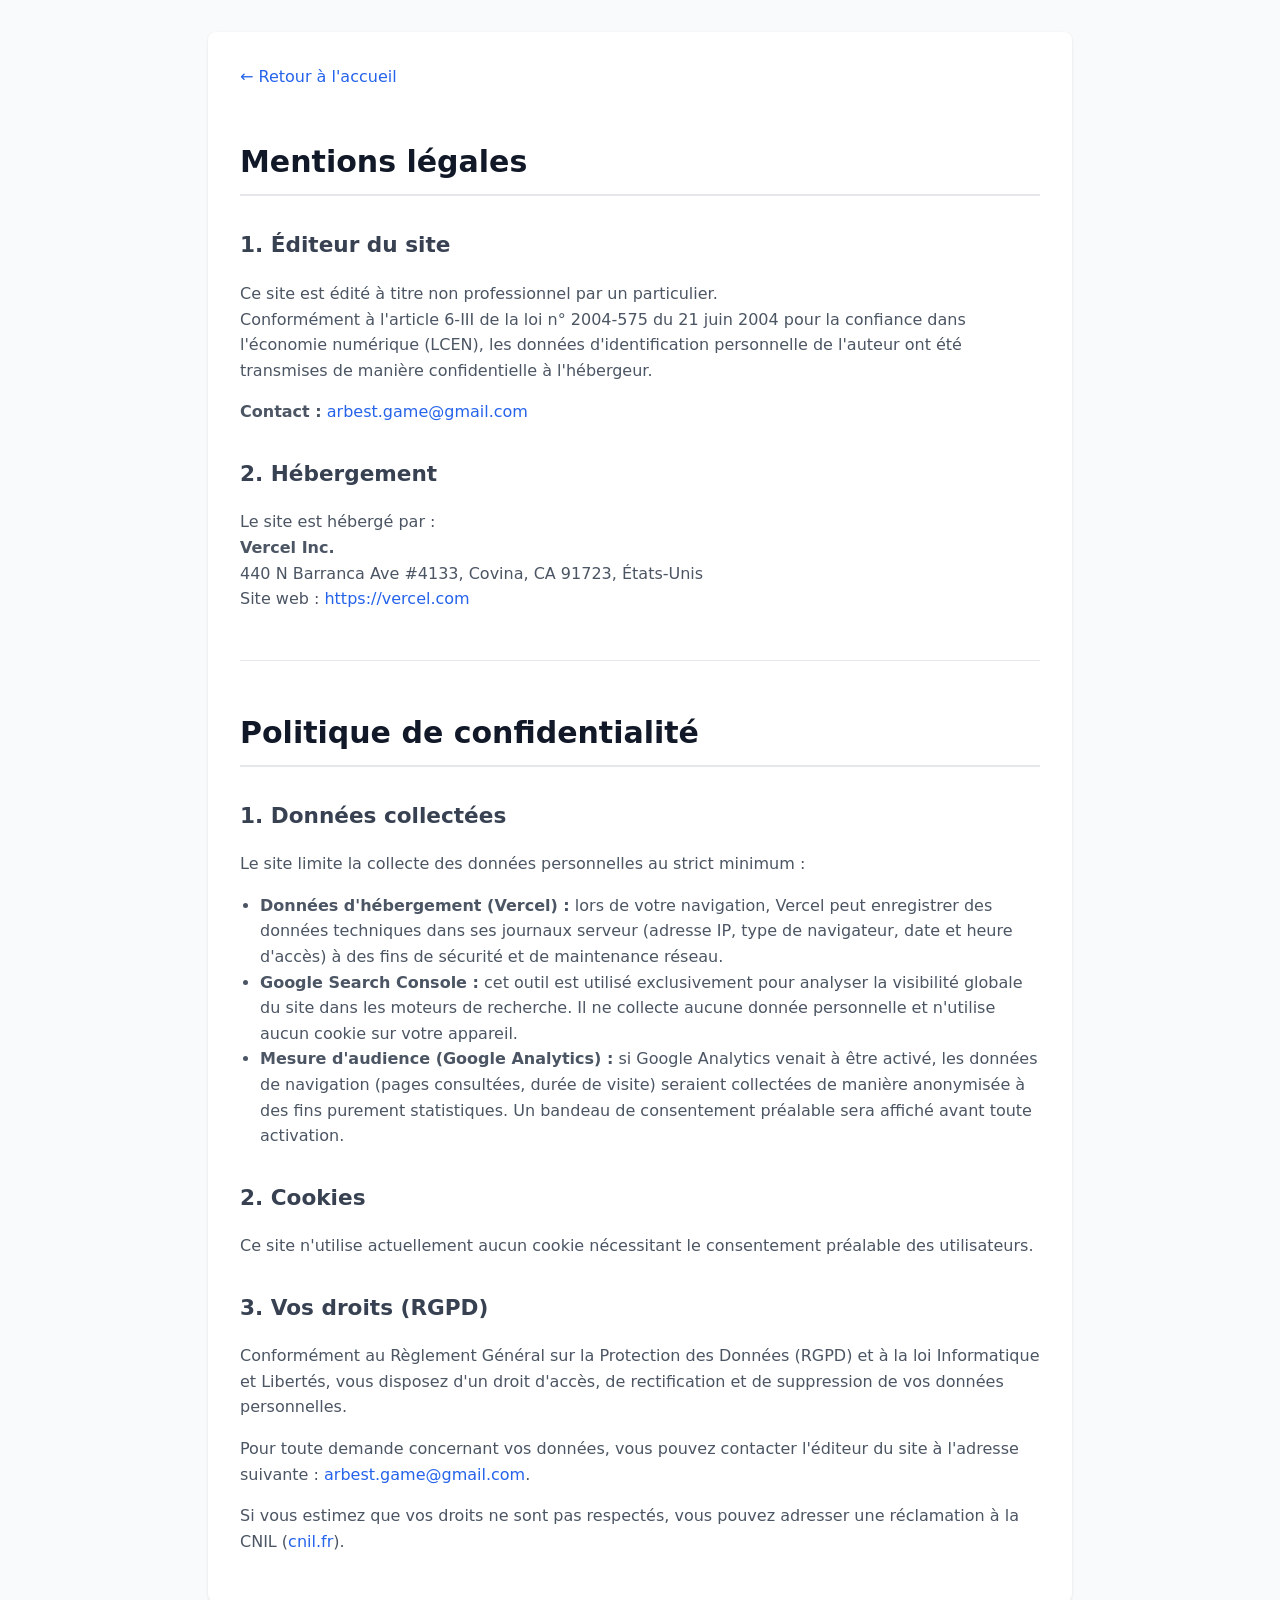
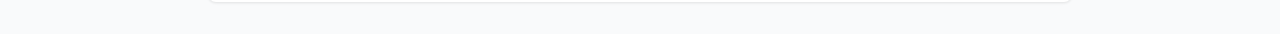
<file: mentions-legales.html>
<!DOCTYPE html>
<html lang="fr">
<head>
  <meta charset="UTF-8">
  <meta name="viewport" content="width=device-width, initial-scale=1.0">
  <title>Mentions Légales & Politique de Confidentialité</title>
  <style>
    body {
      font-family: system-ui, -apple-system, BlinkMacSystemFont, 'Segoe UI', Roboto, sans-serif;
      line-height: 1.6;
      color: #1f2937;
      background-color: #f9fafb;
      margin: 0;
      padding: 0;
    }
    .container {
      max-width: 800px;
      margin: 2rem auto;
      padding: 2rem;
      background: #ffffff;
      border-radius: 8px;
      box-shadow: 0 1px 3px rgba(0, 0, 0, 0.1);
    }
    h1 {
      font-size: 1.875rem;
      color: #111827;
      border-bottom: 2px solid #e5e7eb;
      padding-bottom: 0.5rem;
    }
    h2 {
      font-size: 1.35rem;
      color: #374151;
      margin-top: 2rem;
    }
    p, li {
      color: #4b5563;
    }
    ul {
      padding-left: 1.25rem;
    }
    a {
      color: #2563eb;
      text-decoration: none;
    }
    a:hover {
      text-decoration: underline;
    }
    .back-link {
      display: inline-block;
      margin-bottom: 1.5rem;
      font-weight: 500;
    }
  </style>
</head>
<body>

  <div class="container">
    <a href="index.html" class="back-link">&larr; Retour à l'accueil</a>

    <section id="mentions">
      <h1>Mentions légales</h1>

      <h2>1. Éditeur du site</h2>
      <p>
        Ce site est édité à titre non professionnel par un particulier.<br>
        Conformément à l'article 6-III de la loi n° 2004-575 du 21 juin 2004 pour la confiance dans l'économie numérique (LCEN), les données d'identification personnelle de l'auteur ont été transmises de manière confidentielle à l'hébergeur.
      </p>
      <p><strong>Contact :</strong> <a href="mailto:arbest.game@gmail.com">arbest.game@gmail.com</a></p>

      <h2>2. Hébergement</h2>
      <p>
        Le site est hébergé par :<br>
        <strong>Vercel Inc.</strong><br>
        440 N Barranca Ave #4133, Covina, CA 91723, États-Unis<br>
        Site web : <a href="https://vercel.com" target="_blank" rel="noopener noreferrer">https://vercel.com</a>
      </p>
    </section>

    <hr style="margin: 3rem 0; border: 0; border-top: 1px solid #e5e7eb;">

    <section id="confidentialite">
      <h1>Politique de confidentialité</h1>

      <h2>1. Données collectées</h2>
      <p>Le site limite la collecte des données personnelles au strict minimum :</p>
      <ul>
        <li><strong>Données d'hébergement (Vercel) :</strong> lors de votre navigation, Vercel peut enregistrer des données techniques dans ses journaux serveur (adresse IP, type de navigateur, date et heure d'accès) à des fins de sécurité et de maintenance réseau.</li>
        <li><strong>Google Search Console :</strong> cet outil est utilisé exclusivement pour analyser la visibilité globale du site dans les moteurs de recherche. Il ne collecte aucune donnée personnelle et n'utilise aucun cookie sur votre appareil.</li>
        <li><strong>Mesure d'audience (Google Analytics) :</strong> si Google Analytics venait à être activé, les données de navigation (pages consultées, durée de visite) seraient collectées de manière anonymisée à des fins purement statistiques. Un bandeau de consentement préalable sera affiché avant toute activation.</li>
      </ul>

      <h2>2. Cookies</h2>
      <p>Ce site n'utilise actuellement aucun cookie nécessitant le consentement préalable des utilisateurs.</p>

      <h2>3. Vos droits (RGPD)</h2>
      <p>
        Conformément au Règlement Général sur la Protection des Données (RGPD) et à la loi Informatique et Libertés, vous disposez d'un droit d'accès, de rectification et de suppression de vos données personnelles.
      </p>
      <p>
        Pour toute demande concernant vos données, vous pouvez contacter l'éditeur du site à l'adresse suivante : 
        <a href="mailto:arbest.game@gmail.com">arbest.game@gmail.com</a>.
      </p>
      <p>Si vous estimez que vos droits ne sont pas respectés, vous pouvez adresser une réclamation à la CNIL (<a href="https://www.cnil.fr" target="_blank" rel="noopener noreferrer">cnil.fr</a>).</p>
    </section>
  </div>

</body>
</html>
</file>
